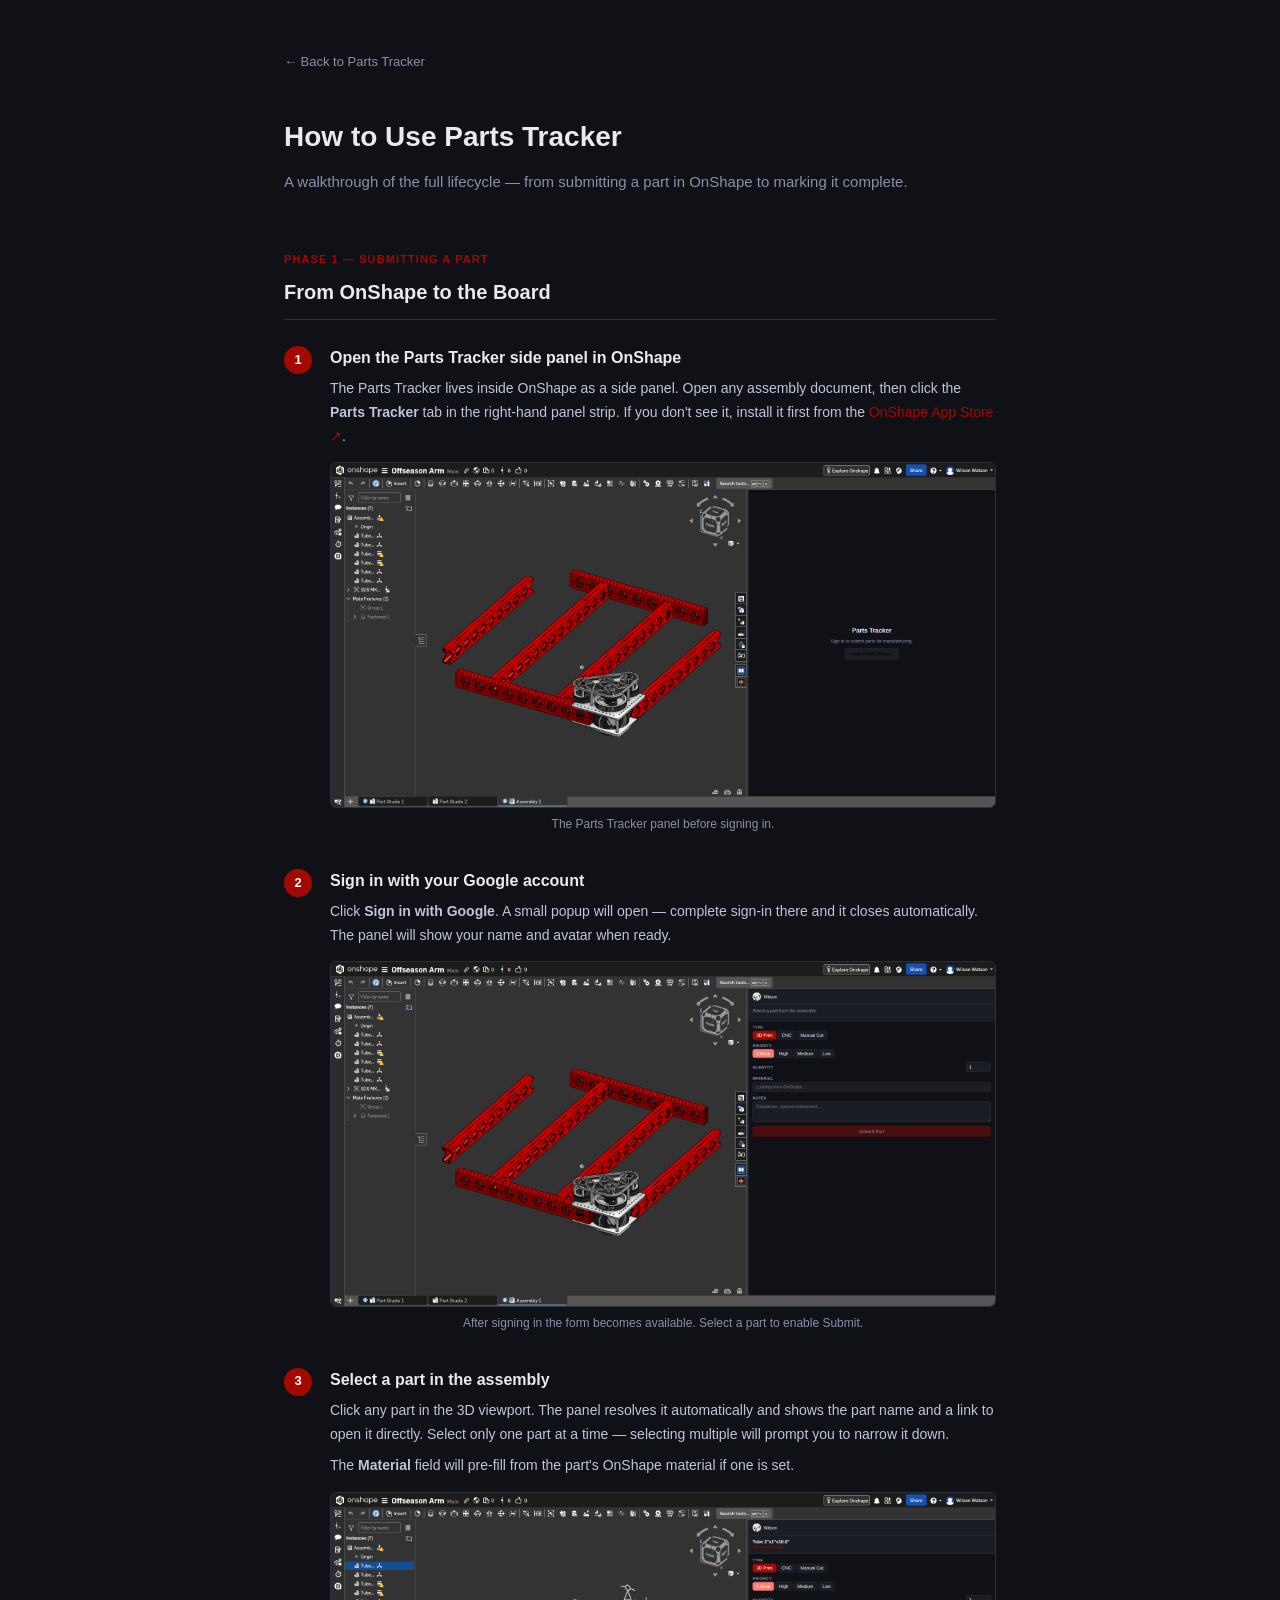
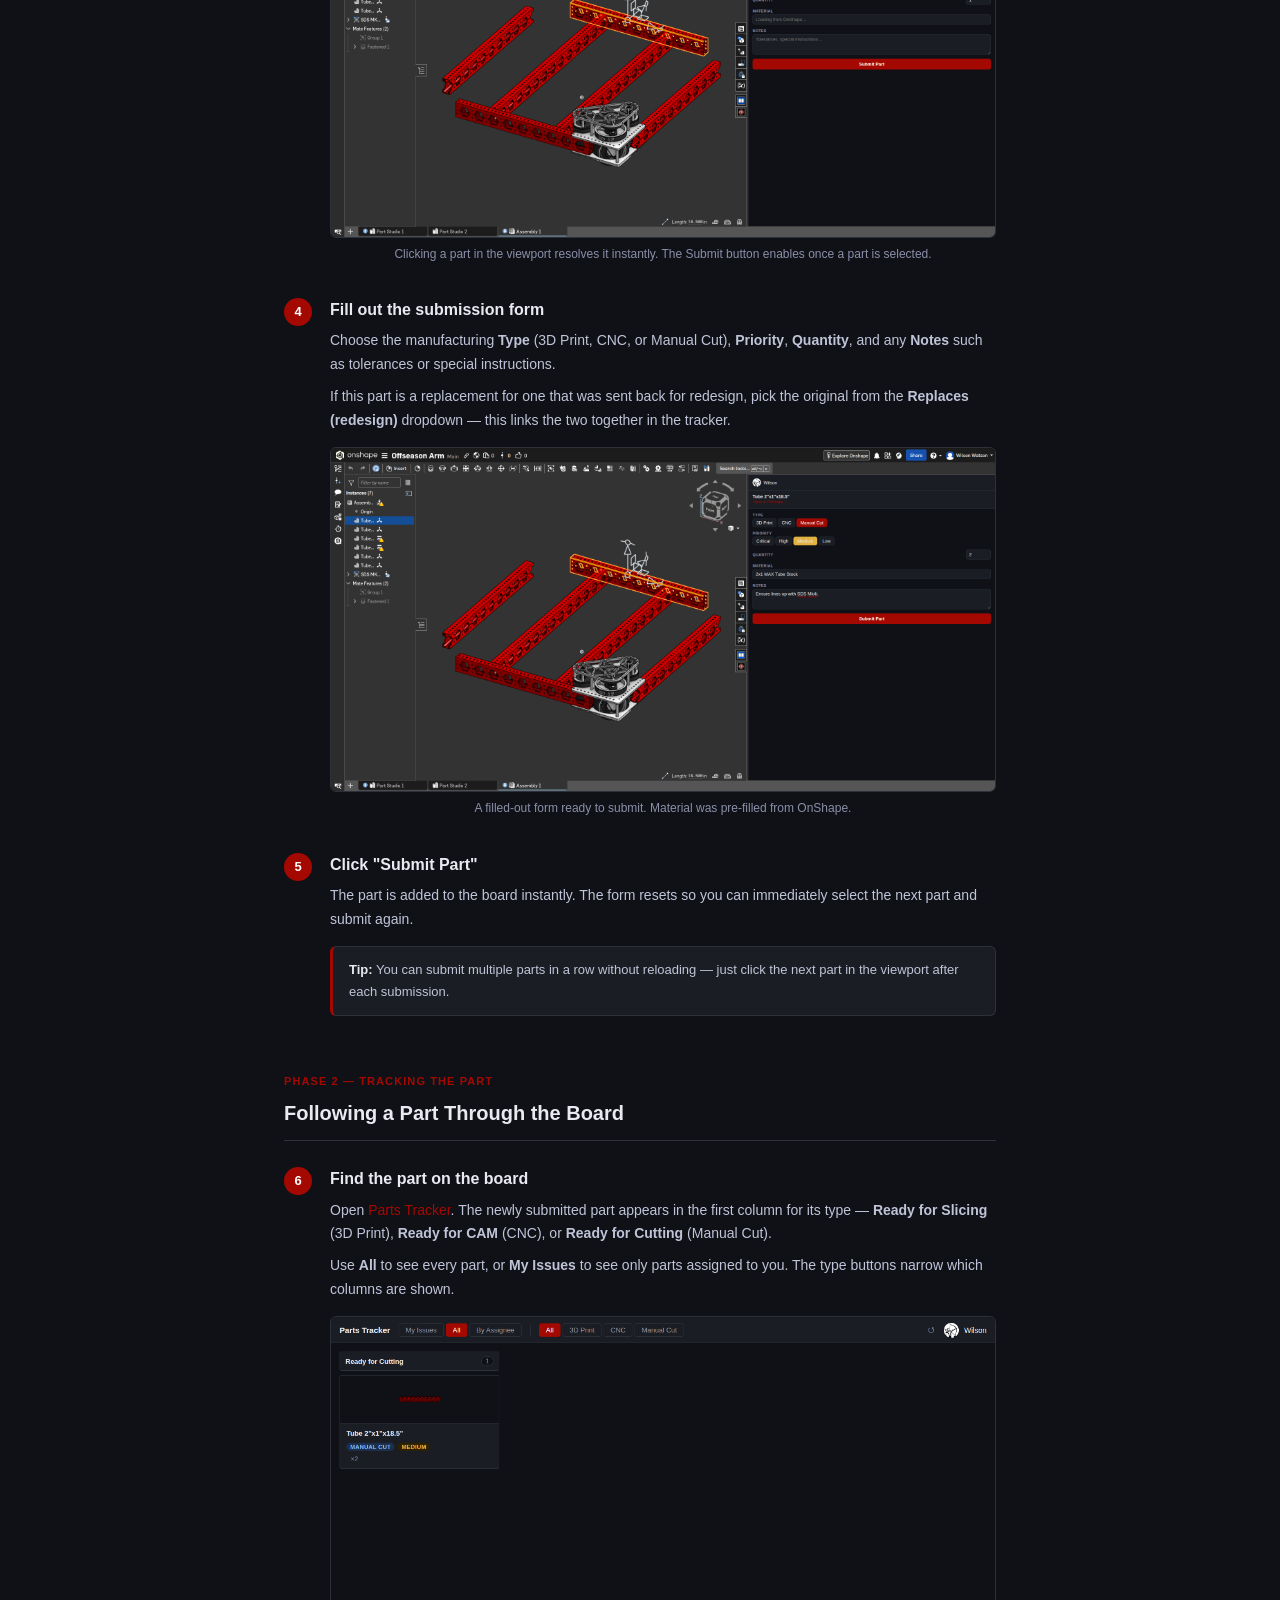
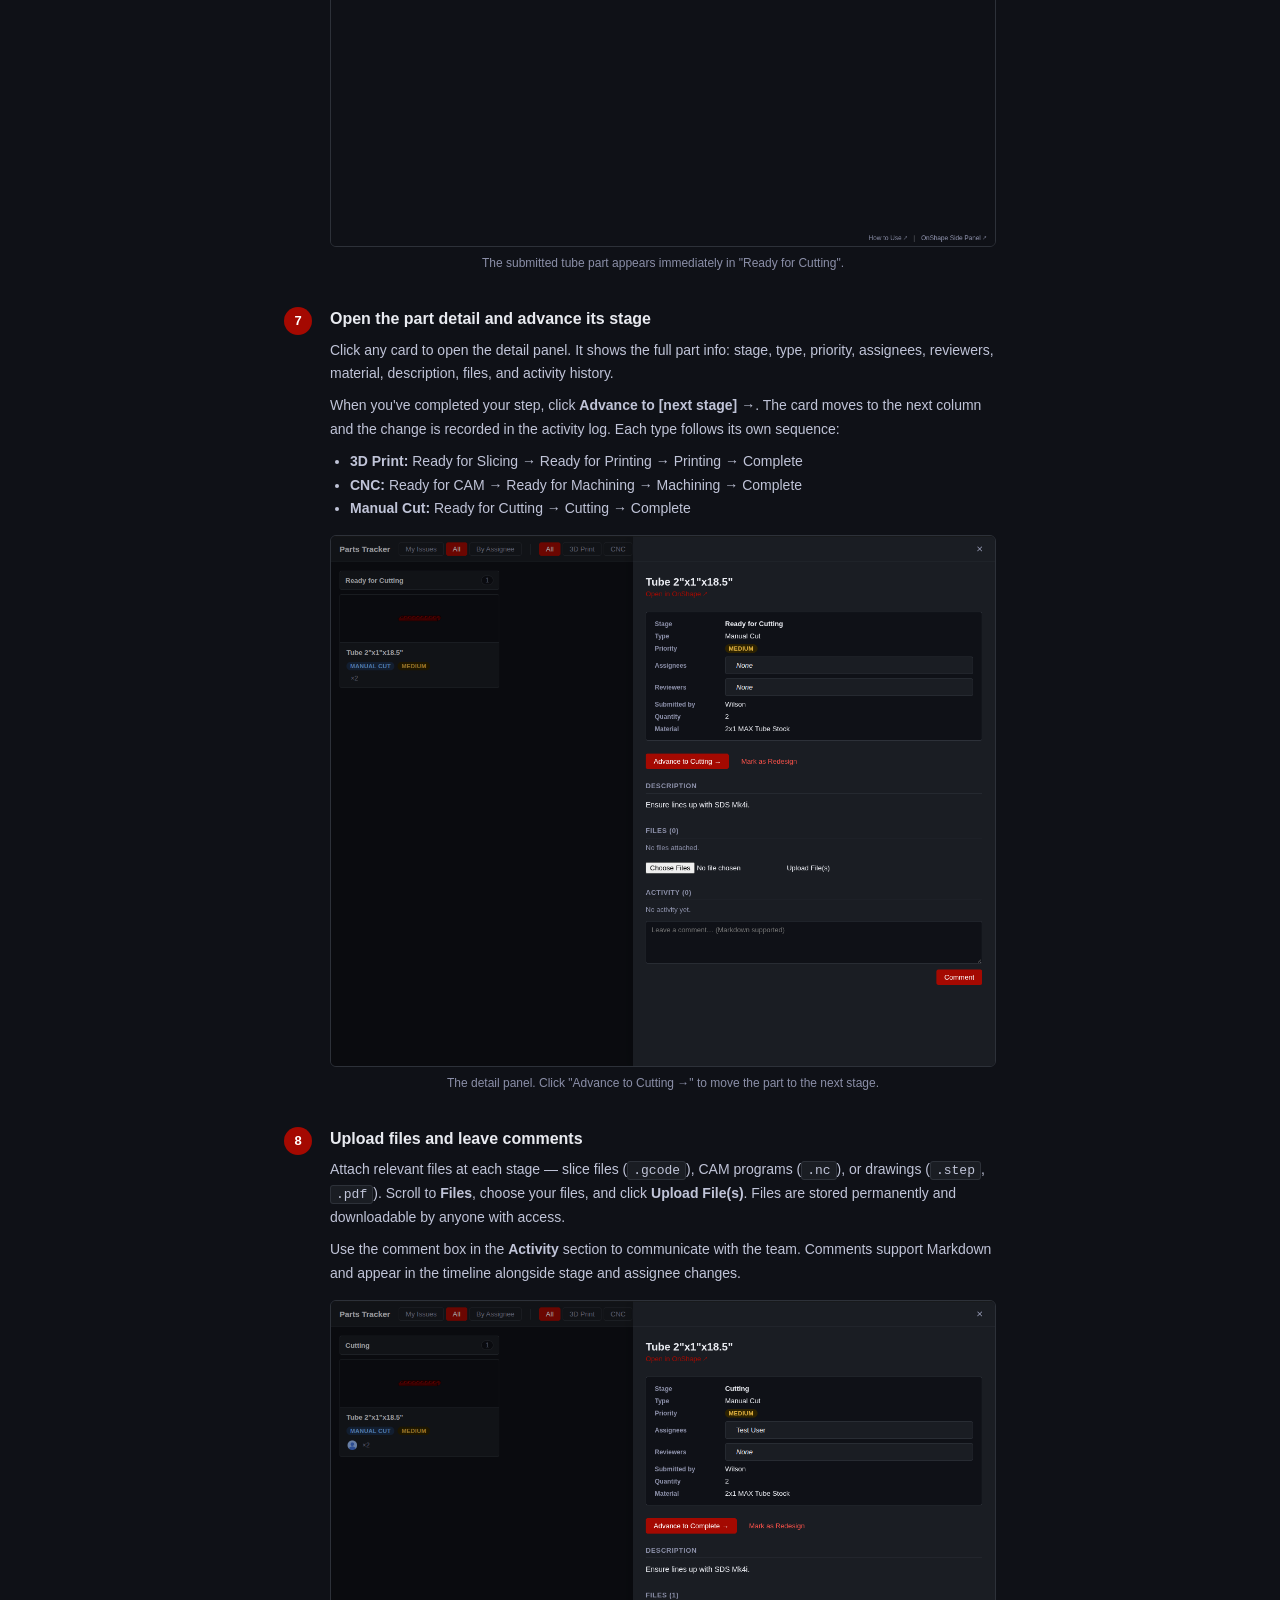
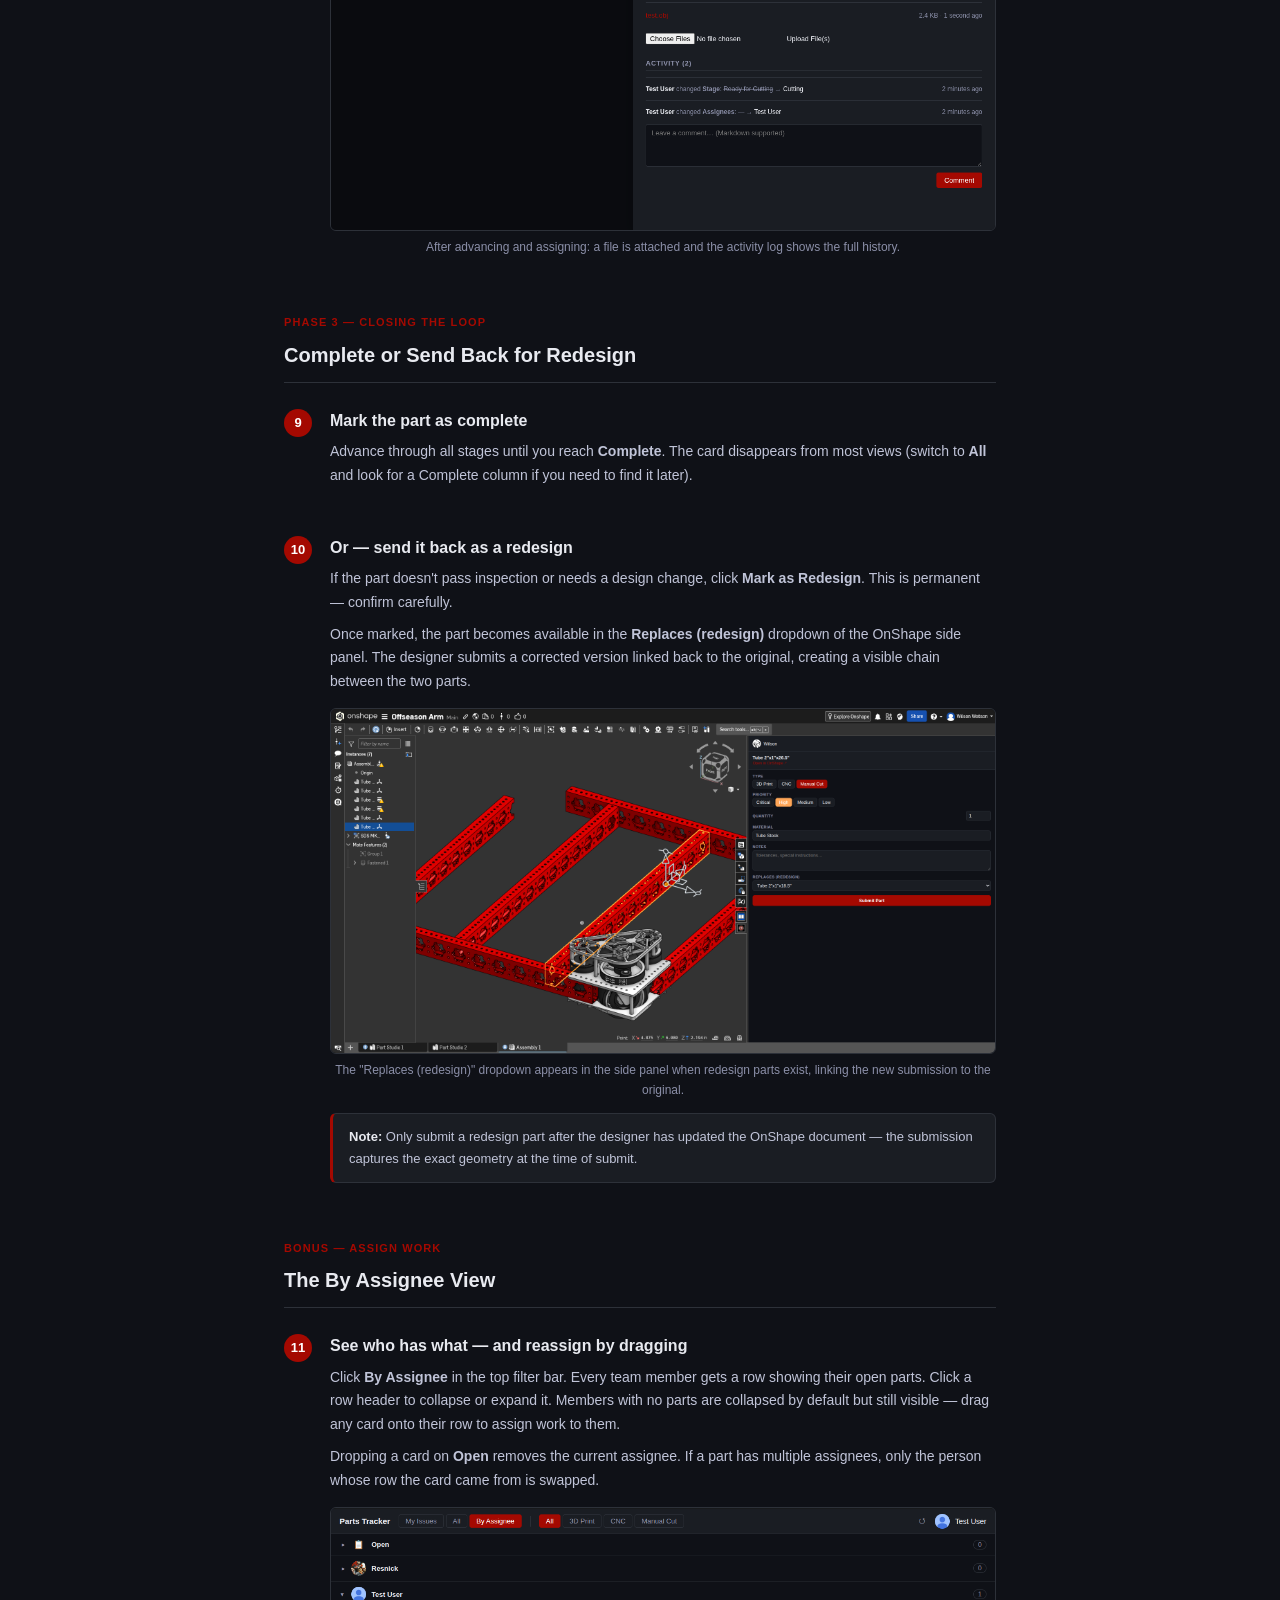
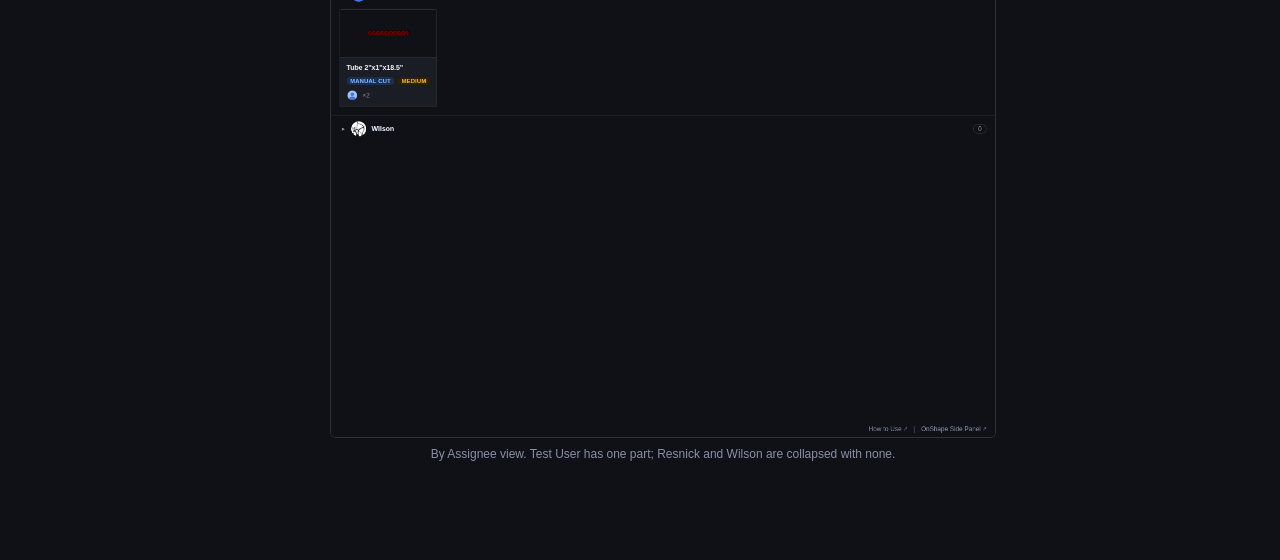
<file: tutorial.html>
<!DOCTYPE html>
<html lang="en">
<head>
  <meta charset="UTF-8">
  <meta name="viewport" content="width=device-width, initial-scale=1.0">
  <title>How to Use Parts Tracker</title>
  <style>
    *, *::before, *::after { box-sizing: border-box; margin: 0; padding: 0; }

    :root {
      --bg:      #0f1117;
      --surface: #1a1d23;
      --border:  #2d3139;
      --text:    #e8eaf0;
      --muted:   #8b8fa8;
      --accent:  #a40901;
      --radius:  6px;
    }

    body {
      font-family: -apple-system, BlinkMacSystemFont, "Segoe UI", Roboto, sans-serif;
      font-size: 15px; line-height: 1.7; color: var(--text); background: var(--bg);
    }

    a { color: var(--accent); text-decoration: none; }
    a:hover { text-decoration: underline; }

    /* ---- Layout ---- */
    .page { max-width: 760px; margin: 0 auto; padding: 48px 24px 96px; }

    .back {
      display: inline-flex; align-items: center; gap: 6px;
      font-size: 13px; color: var(--muted); margin-bottom: 40px;
    }
    .back:hover { color: var(--text); text-decoration: none; }

    /* ---- Title ---- */
    .page-title { font-size: 28px; font-weight: 700; margin-bottom: 8px; }
    .page-subtitle { color: var(--muted); font-size: 15px; margin-bottom: 48px; }

    /* ---- Phase headings ---- */
    .phase {
      font-size: 11px; font-weight: 700; letter-spacing: .1em;
      text-transform: uppercase; color: var(--accent);
      margin-bottom: 6px; margin-top: 56px;
    }

    h2 {
      font-size: 20px; font-weight: 700;
      padding-bottom: 10px; margin-bottom: 24px;
      border-bottom: 1px solid var(--border);
    }

    /* ---- Steps ---- */
    .steps { display: flex; flex-direction: column; gap: 32px; }

    .step { display: flex; gap: 18px; }
    .step-num {
      flex-shrink: 0; width: 28px; height: 28px; border-radius: 50%;
      background: var(--accent); color: #fff;
      font-size: 13px; font-weight: 700;
      display: flex; align-items: center; justify-content: center;
      margin-top: 2px;
    }
    .step-body { flex: 1; min-width: 0; }
    .step-title { font-size: 16px; font-weight: 600; margin-bottom: 6px; }
    .step-desc { color: #c0c4d8; font-size: 14px; margin-bottom: 14px; }
    .step-desc p + p { margin-top: 8px; }

    /* ---- Screenshots ---- */
    figure.screenshot { margin-top: 4px; }
    figure.screenshot img {
      width: 100%; height: auto; display: block;
      border-radius: var(--radius); border: 1px solid var(--border);
    }
    figure.screenshot figcaption {
      font-size: 12px; color: var(--muted);
      text-align: center; margin-top: 6px;
    }

    /* ---- Notes ---- */
    .note {
      background: var(--surface); border: 1px solid var(--border);
      border-left: 3px solid var(--accent);
      border-radius: var(--radius); padding: 12px 16px;
      font-size: 13px; color: #c0c4d8; margin-top: 12px;
    }
    .note strong { color: var(--text); }

    /* ---- Inline code ---- */
    code {
      background: var(--surface); border: 1px solid var(--border);
      border-radius: 3px; padding: 1px 5px; font-size: 13px;
    }

    /* ---- Screenshots (clickable) ---- */
    figure.screenshot img { cursor: zoom-in; }

    /* ---- Lightbox ---- */
    #lb {
      position: fixed; inset: 0; z-index: 1000;
      background: rgba(0,0,0,.92);
    }
    #lb[hidden] { display: none; }
    #lb-viewport {
      width: 100%; height: 100%;
      overflow: hidden; cursor: grab;
      position: relative;
    }
    #lb-viewport.panning { cursor: grabbing; }
    #lb-img {
      position: absolute; top: 0; left: 0;
      transform-origin: 0 0;
      user-select: none; pointer-events: none;
      max-width: none; display: block;
    }
    #lb-close {
      position: fixed; top: 14px; right: 14px; z-index: 1001;
      width: 34px; height: 34px; border-radius: 50%; border: none;
      background: rgba(255,255,255,.15); color: #fff;
      font-size: 18px; cursor: pointer; line-height: 1;
    }
    #lb-close:hover { background: rgba(255,255,255,.28); }
    #lb-hint {
      position: fixed; bottom: 14px; left: 50%; transform: translateX(-50%);
      font-size: 12px; color: rgba(255,255,255,.35); pointer-events: none;
    }
  </style>
</head>
<body>
<div class="page">

  <a class="back" href="index.html">← Back to Parts Tracker</a>

  <div class="page-title">How to Use Parts Tracker</div>
  <div class="page-subtitle">
    A walkthrough of the full lifecycle — from submitting a part in OnShape to marking it complete.
  </div>

  <!-- ===================== PHASE 1 ===================== -->

  <div class="phase">Phase 1 — Submitting a Part</div>
  <h2>From OnShape to the Board</h2>

  <div class="steps">

    <div class="step">
      <div class="step-num">1</div>
      <div class="step-body">
        <div class="step-title">Open the Parts Tracker side panel in OnShape</div>
        <div class="step-desc">
          <p>The Parts Tracker lives inside OnShape as a side panel. Open any assembly document,
             then click the <strong>Parts Tracker</strong> tab in the right-hand panel strip.
             If you don't see it, install it first from the
             <a href="https://cad.onshape.com/appstore/apps/Manufacturing/69fa1d06c40dd85548c8cc75"
                target="_blank" rel="noopener">OnShape App Store ↗</a>.</p>
        </div>
        <figure class="screenshot">
          <img src="img/onshape-panel-signin.png" alt="OnShape assembly with the Parts Tracker side panel open showing the sign-in screen">
          <figcaption>The Parts Tracker panel before signing in.</figcaption>
        </figure>
      </div>
    </div>

    <div class="step">
      <div class="step-num">2</div>
      <div class="step-body">
        <div class="step-title">Sign in with your Google account</div>
        <div class="step-desc">
          <p>Click <strong>Sign in with Google</strong>. A small popup will open — complete sign-in
             there and it closes automatically. The panel will show your name and avatar when ready.</p>
        </div>
        <figure class="screenshot">
          <img src="img/onshape-panel-signedin.png" alt="Parts Tracker side panel after signing in, showing the submission form">
          <figcaption>After signing in the form becomes available. Select a part to enable Submit.</figcaption>
        </figure>
      </div>
    </div>

    <div class="step">
      <div class="step-num">3</div>
      <div class="step-body">
        <div class="step-title">Select a part in the assembly</div>
        <div class="step-desc">
          <p>Click any part in the 3D viewport. The panel resolves it automatically and shows the
             part name and a link to open it directly. Select only one part at a time — selecting
             multiple will prompt you to narrow it down.</p>
          <p>The <strong>Material</strong> field will pre-fill from the part's OnShape material if
             one is set.</p>
        </div>
        <figure class="screenshot">
          <img src="img/onshape-panel-part-selected.png" alt="A part highlighted in the OnShape viewport with its name shown in the side panel">
          <figcaption>Clicking a part in the viewport resolves it instantly. The Submit button enables once a part is selected.</figcaption>
        </figure>
      </div>
    </div>

    <div class="step">
      <div class="step-num">4</div>
      <div class="step-body">
        <div class="step-title">Fill out the submission form</div>
        <div class="step-desc">
          <p>Choose the manufacturing <strong>Type</strong> (3D Print, CNC, or Manual Cut),
             <strong>Priority</strong>, <strong>Quantity</strong>, and any <strong>Notes</strong>
             such as tolerances or special instructions.</p>
          <p>If this part is a replacement for one that was sent back for redesign, pick the
             original from the <strong>Replaces (redesign)</strong> dropdown — this links the two
             together in the tracker.</p>
        </div>
        <figure class="screenshot">
          <img src="img/onshape-panel-form-filled.png" alt="The submission form filled out with type, priority, material, and notes">
          <figcaption>A filled-out form ready to submit. Material was pre-filled from OnShape.</figcaption>
        </figure>
      </div>
    </div>

    <div class="step">
      <div class="step-num">5</div>
      <div class="step-body">
        <div class="step-title">Click "Submit Part"</div>
        <div class="step-desc">
          <p>The part is added to the board instantly. The form resets so you can immediately
             select the next part and submit again.</p>
        </div>
        <div class="note">
          <strong>Tip:</strong> You can submit multiple parts in a row without reloading —
          just click the next part in the viewport after each submission.
        </div>
      </div>
    </div>

  </div>

  <!-- ===================== PHASE 2 ===================== -->

  <div class="phase">Phase 2 — Tracking the Part</div>
  <h2>Following a Part Through the Board</h2>

  <div class="steps">

    <div class="step">
      <div class="step-num">6</div>
      <div class="step-body">
        <div class="step-title">Find the part on the board</div>
        <div class="step-desc">
          <p>Open <a href="index.html">Parts Tracker</a>. The newly submitted part appears in the
             first column for its type — <strong>Ready for Slicing</strong> (3D Print),
             <strong>Ready for CAM</strong> (CNC), or <strong>Ready for Cutting</strong>
             (Manual Cut).</p>
          <p>Use <strong>All</strong> to see every part, or <strong>My Issues</strong> to see
             only parts assigned to you. The type buttons narrow which columns are shown.</p>
        </div>
        <figure class="screenshot">
          <img src="img/board-ready-for-cutting.png" alt="The Parts Tracker board in All view showing a card in the Ready for Cutting column">
          <figcaption>The submitted tube part appears immediately in "Ready for Cutting".</figcaption>
        </figure>
      </div>
    </div>

    <div class="step">
      <div class="step-num">7</div>
      <div class="step-body">
        <div class="step-title">Open the part detail and advance its stage</div>
        <div class="step-desc">
          <p>Click any card to open the detail panel. It shows the full part info: stage, type,
             priority, assignees, reviewers, material, description, files, and activity history.</p>
          <p>When you've completed your step, click <strong>Advance to [next stage] →</strong>.
             The card moves to the next column and the change is recorded in the activity log.
             Each type follows its own sequence:</p>
          <ul style="margin: 8px 0 0 20px; font-size: 14px; color: #c0c4d8;">
            <li><strong>3D Print:</strong> Ready for Slicing → Ready for Printing → Printing → Complete</li>
            <li><strong>CNC:</strong> Ready for CAM → Ready for Machining → Machining → Complete</li>
            <li><strong>Manual Cut:</strong> Ready for Cutting → Cutting → Complete</li>
          </ul>
        </div>
        <figure class="screenshot">
          <img src="img/board-detail-panel.png" alt="The detail panel showing part metadata and the Advance to Cutting button">
          <figcaption>The detail panel. Click "Advance to Cutting →" to move the part to the next stage.</figcaption>
        </figure>
      </div>
    </div>

    <div class="step">
      <div class="step-num">8</div>
      <div class="step-body">
        <div class="step-title">Upload files and leave comments</div>
        <div class="step-desc">
          <p>Attach relevant files at each stage — slice files (<code>.gcode</code>), CAM programs
             (<code>.nc</code>), or drawings (<code>.step</code>, <code>.pdf</code>). Scroll to
             <strong>Files</strong>, choose your files, and click <strong>Upload File(s)</strong>.
             Files are stored permanently and downloadable by anyone with access.</p>
          <p>Use the comment box in the <strong>Activity</strong> section to communicate with
             the team. Comments support Markdown and appear in the timeline alongside stage and
             assignee changes.</p>
        </div>
        <figure class="screenshot">
          <img src="img/board-detail-file-activity.png" alt="The detail panel showing a file uploaded and activity entries for stage and assignee changes">
          <figcaption>After advancing and assigning: a file is attached and the activity log shows the full history.</figcaption>
        </figure>
      </div>
    </div>

  </div>

  <!-- ===================== PHASE 3 ===================== -->

  <div class="phase">Phase 3 — Closing the Loop</div>
  <h2>Complete or Send Back for Redesign</h2>

  <div class="steps">

    <div class="step">
      <div class="step-num">9</div>
      <div class="step-body">
        <div class="step-title">Mark the part as complete</div>
        <div class="step-desc">
          <p>Advance through all stages until you reach <strong>Complete</strong>. The card
             disappears from most views (switch to <strong>All</strong> and look for a Complete
             column if you need to find it later).</p>
        </div>
      </div>
    </div>

    <div class="step">
      <div class="step-num">10</div>
      <div class="step-body">
        <div class="step-title">Or — send it back as a redesign</div>
        <div class="step-desc">
          <p>If the part doesn't pass inspection or needs a design change, click
             <strong>Mark as Redesign</strong>. This is permanent — confirm carefully.</p>
          <p>Once marked, the part becomes available in the <strong>Replaces (redesign)</strong>
             dropdown of the OnShape side panel. The designer submits a corrected version linked
             back to the original, creating a visible chain between the two parts.</p>
        </div>

        <figure class="screenshot" style="margin-top: 14px;">
          <img src="img/onshape-panel-redesign-dropdown.png" alt="The OnShape side panel showing the Replaces dropdown with a part selected">
          <figcaption>The "Replaces (redesign)" dropdown appears in the side panel when redesign parts exist, linking the new submission to the original.</figcaption>
        </figure>
        <div class="note" style="margin-top: 12px;">
          <strong>Note:</strong> Only submit a redesign part after the designer has updated
          the OnShape document — the submission captures the exact geometry at the time of submit.
        </div>
      </div>
    </div>

  </div>

  <!-- ===================== BONUS ===================== -->

  <div class="phase">Bonus — Assign Work</div>
  <h2>The By Assignee View</h2>

  <div class="steps">

    <div class="step">
      <div class="step-num">11</div>
      <div class="step-body">
        <div class="step-title">See who has what — and reassign by dragging</div>
        <div class="step-desc">
          <p>Click <strong>By Assignee</strong> in the top filter bar. Every team member gets a
             row showing their open parts. Click a row header to collapse or expand it. Members
             with no parts are collapsed by default but still visible — drag any card onto their
             row to assign work to them.</p>
          <p>Dropping a card on <strong>Open</strong> removes the current assignee. If a part has
             multiple assignees, only the person whose row the card came from is swapped.</p>
        </div>
        <figure class="screenshot">
          <img src="img/board-by-assignee.png" alt="The By Assignee view showing Open, Resnick, Test User, and Wilson rows">
          <figcaption>By Assignee view. Test User has one part; Resnick and Wilson are collapsed with none.</figcaption>
        </figure>
      </div>
    </div>

  </div>

</div>

<!-- Lightbox -->
<div id="lb" hidden>
  <div id="lb-viewport"><img id="lb-img" alt=""></div>
  <button id="lb-close" title="Close (Esc)">✕</button>
  <div id="lb-hint">Scroll to zoom · Drag to pan · Esc to close</div>
</div>

<script>
  const lb         = document.getElementById('lb');
  const lbViewport = document.getElementById('lb-viewport');
  const lbImg      = document.getElementById('lb-img');

  let scale = 1, tx = 0, ty = 0;
  let dragging = false, didDrag = false;
  let dragStartX, dragStartY, dragStartTx, dragStartTy;

  function applyTransform() {
    lbImg.style.transform = `translate(${tx}px,${ty}px) scale(${scale})`;
  }

  function openLightbox(src) {
    lbImg.src = src;
    lb.hidden = false;
    lbImg.decode().then(() => {
      const vw = window.innerWidth;
      const vh = window.innerHeight;
      scale = Math.min(vw / lbImg.naturalWidth, vh / lbImg.naturalHeight, 1);
      tx = (vw - lbImg.naturalWidth  * scale) / 2;
      ty = (vh - lbImg.naturalHeight * scale) / 2;
      applyTransform();
    });
  }

  function closeLightbox() {
    lb.hidden = true;
    lbImg.src = '';
  }

  // Wire thumbnail clicks
  document.querySelectorAll('figure.screenshot img').forEach(img => {
    img.addEventListener('click', () => openLightbox(img.src));
  });

  document.getElementById('lb-close').addEventListener('click', closeLightbox);

  // Only close on backdrop click if the user didn't just finish a drag
  lb.addEventListener('click', e => {
    if (didDrag) { didDrag = false; return; }
    if (e.target === lb || e.target === lbViewport) closeLightbox();
  });

  document.addEventListener('keydown', e => {
    if (e.key === 'Escape' && !lb.hidden) closeLightbox();
  });

  // Zoom toward cursor
  lbViewport.addEventListener('wheel', e => {
    e.preventDefault();
    const mx = e.clientX;
    const my = e.clientY;
    const factor = e.deltaY < 0 ? 1.12 : 1 / 1.12;
    const newScale = Math.max(0.1, Math.min(10, scale * factor));
    tx = mx - (mx - tx) * (newScale / scale);
    ty = my - (my - ty) * (newScale / scale);
    scale = newScale;
    applyTransform();
  }, { passive: false });

  // Pan
  lbViewport.addEventListener('mousedown', e => {
    if (e.button !== 0) return;
    dragging = true;
    didDrag = false;
    dragStartX = e.clientX; dragStartY = e.clientY;
    dragStartTx = tx;       dragStartTy = ty;
    lbViewport.classList.add('panning');
  });

  window.addEventListener('mousemove', e => {
    if (!dragging) return;
    const dx = e.clientX - dragStartX;
    const dy = e.clientY - dragStartY;
    if (Math.abs(dx) > 3 || Math.abs(dy) > 3) didDrag = true;
    tx = dragStartTx + dx;
    ty = dragStartTy + dy;
    applyTransform();
  });

  window.addEventListener('mouseup', () => {
    dragging = false;
    lbViewport.classList.remove('panning');
  });
</script>
</body>
</html>
</file>
